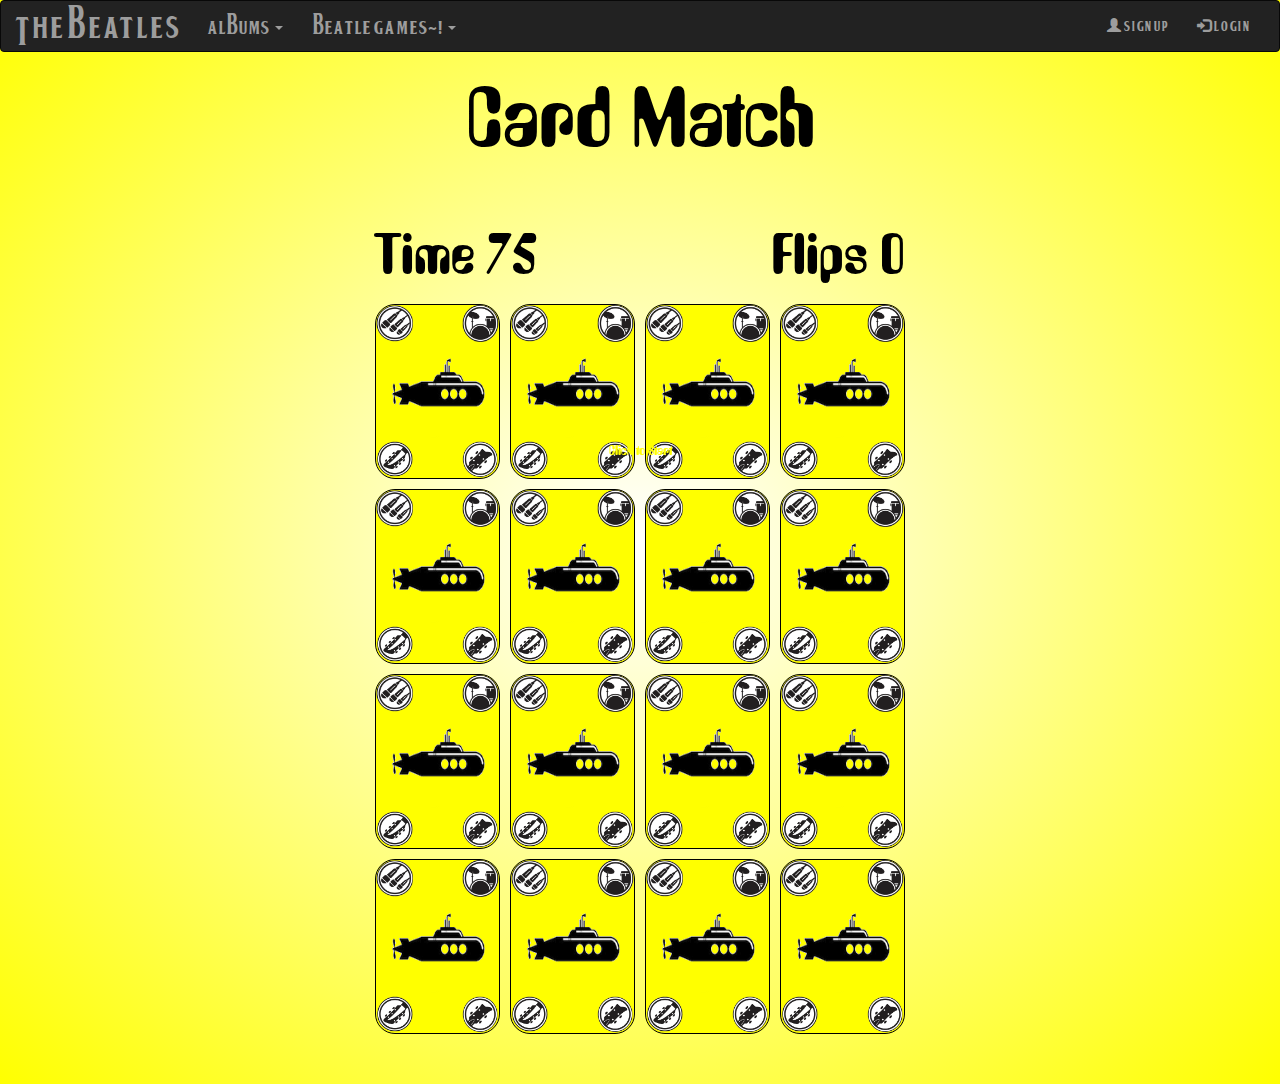
<file: cards/cardMatch.html>
<!DOCTYPE html>
<html lang="en">
<head>
  <meta charset="UTF-8">
  <meta name="viewport" content="width=device-width, initial-scale=1.0">
  <meta http-equiv="X-UA-Compatible" content="ie=edge">
  <link href="styles.css" rel="stylesheet">
  <link rel="stylesheet" href ="https://maxcdn.bootstrapcdn.com/bootstrap/3.4.0/css/bootstrap.min.css">
  <script src="https://ajax.googleapis.com/ajax/libs/jquery/3.4.1/jquery.min.js"></script>
  <script src="https://maxcdn.bootstrapcdn.com/bootstrap/3.4.0/js/bootstrap.min.js"></script>
  <script src="script.js" async></script>
  <title>Card Match</title>
</head>
<body>
  
    <body >
        <nav class="navbar navbar-inverse">
            <div class="container-fluid">
              <div class="navbar-header">
              <button type="button" class="navbar-toggle" data-toggle="collapse" data-target="#myNavbar">
                <span class="icon-bar"></span>
                <span class="icon-bar"></span>
                <span class="icon-bar"></span>
              </button>
              <a class="navbar-brand" href="index.html">The Beatles</a>
              </div>
              <div class="collapse navbar-collapse" id="myNavbar">
              <ul class="nav navbar-nav">
                <li class="dropdown">
                <a class="dropdown-toggle" data-toggle="dropdown" href="#">Albums <span class="caret"></span></a>
                <ul class="dropdown-menu">
                  <li><a href="../yellow.html">Yellow Submarine</a></li>
                  <li><a href="../revolver.html">Revolver</a></li>
                  <li><a href="../magicalMystery.html">Magical Mystery Tour</a></li>
                  <li><a href="../lonelyHearts.html">Lonely Hearts Club Band</a></li>
                  <li><a href = "../rubberSoul.html">Rubber Soul</a></li>
                  <li><a href = "../abbeyRoad.html">Abbey Road</a></li>
            
                </ul>
                </li>
                <li class="dropdown">
                  <a class="dropdown-toggle" data-toggle="dropdown" href="#">Beatle Games~! <span class="caret"></span></a>
                  <ul class="dropdown-menu">
                  <li><a href="../cards/cardMatch">Card Matching Game</a></li>
                  <li><a href="../adventurePage/adventurePage.html">Beatles Text Adventure</a></li>
                  <li><a href="../Soundboard/soundboard.html">Beatles Soundboard</a></li>
                  <li><a href="../Quiz/quiz.html">Beatles Quiz</a></li>
            
                  </ul>
                </li>
                </ul> 
              <ul class="nav navbar-nav navbar-right">
                <li><a href="#"><span class="glyphicon glyphicon-user"></span> Sign Up</a></li>
                <li><a href="loginPage/logIn.html"><span class="glyphicon glyphicon-log-in"></span> Login</a></li>
              </ul>
              </div>
            </div>
            </nav>
  <h1 class="page-title">Card Match</h1>
  <div class="overlay-text visible">
    Click to Start
  </div>
  <div class="overlay-text" id = "game-over-text">
    GAME OVER
    <span class="overlay-text-small">Click to Restart</span>
  </div>
  <div class="overlay-text" id = "victory-text">
    VICTORY
    <span class="overlay-text-small">Click to Restart</span>
  </div>

  <div class="game-container">
    <div class="game-info-container">
      <div class="game-info">
        Time <span id="time-remaining">75</span>
      </div>
      <div class="game-info">
        Flips <span id="flips">0</span>
      </div>
    </div>
    <div class="card">
      <div class="card-back card-face">
        <img class="bandImg bandImg-top-left" src="Assets/Images/corner1.png">
        <img class="bandImg bandImg-top-right" src="Assets/Images/corner2.png">
        <img class="bandImg bandImg-bottom-left" src="Assets/Images/corner3.png">
        <img class="bandImg bandImg-bottom-right" src="Assets/Images/corner4.png">
        <img class="sub" src="Assets/Images/sub_beatle.png">
      </div>
      <div class="card-front card-face">
        <img class="bandImg bandImg-top-left" src="Assets/Images/corner1.png">
        <img class="bandImg bandImg-top-right" src="Assets/Images/corner2.png">
        <img class="bandImg bandImg-bottom-left" src="Assets/Images/corner3.png">
        <img class="bandImg bandImg-bottom-right" src="Assets/Images/corner4.png">
        <img class="card-value" src="Assets/Images/george3_beatle.png">
      </div>
    </div>
    <div class="card">
      <div class="card-back card-face">
        <img class="bandImg bandImg-top-left" src="Assets/Images/corner1.png">
        <img class="bandImg bandImg-top-right" src="Assets/Images/corner2.png">
        <img class="bandImg bandImg-bottom-left" src="Assets/Images/corner3.png">
        <img class="bandImg bandImg-bottom-right" src="Assets/Images/corner4.png">
        <img class="sub" src="Assets/Images/sub_beatle.png">
      </div>
      <div class="card-front card-face">
        <img class="bandImg bandImg-top-left" src="Assets/Images/corner1.png">
        <img class="bandImg bandImg-top-right" src="Assets/Images/corner2.png">
        <img class="bandImg bandImg-bottom-left" src="Assets/Images/corner3.png">
        <img class="bandImg bandImg-bottom-right" src="Assets/Images/corner4.png">
        <img class="card-value" src="Assets/Images/george3_beatle.png">
      </div>
    </div>
    <div class="card">
      <div class="card-back card-face">
        <img class="bandImg bandImg-top-left" src="Assets/Images/corner1.png">
        <img class="bandImg bandImg-top-right" src="Assets/Images/corner2.png">
        <img class="bandImg bandImg-bottom-left" src="Assets/Images/corner3.png">
        <img class="bandImg bandImg-bottom-right" src="Assets/Images/corner4.png">
        <img class="sub" src="Assets/Images/sub_beatle.png">
      </div>
      <div class="card-front card-face">
        <img class="bandImg bandImg-top-left" src="Assets/Images/corner1.png">
        <img class="bandImg bandImg-top-right" src="Assets/Images/corner2.png">
        <img class="bandImg bandImg-bottom-left" src="Assets/Images/corner3.png">
        <img class="bandImg bandImg-bottom-right" src="Assets/Images/corner4.png">
        <img class="card-value" src="Assets/Images/paul2_beatle.png">
      </div>
    </div>
    <div class="card">
      <div class="card-back card-face">
        <img class="bandImg bandImg-top-left" src="Assets/Images/corner1.png">
        <img class="bandImg bandImg-top-right" src="Assets/Images/corner2.png">
        <img class="bandImg bandImg-bottom-left" src="Assets/Images/corner3.png">
        <img class="bandImg bandImg-bottom-right" src="Assets/Images/corner4.png">
        <img class="sub" src="Assets/Images/sub_beatle.png">
      </div>
      <div class="card-front card-face">
        <img class="bandImg bandImg-top-left" src="Assets/Images/corner1.png">
        <img class="bandImg bandImg-top-right" src="Assets/Images/corner2.png">
        <img class="bandImg bandImg-bottom-left" src="Assets/Images/corner3.png">
        <img class="bandImg bandImg-bottom-right" src="Assets/Images/corner4.png">
        <img class="card-value" src="Assets/Images/paul2_beatle.png">
      </div>
    </div>
    <div class="card">
      <div class="card-back card-face">
        <img class="bandImg bandImg-top-left" src="Assets/Images/corner1.png">
        <img class="bandImg bandImg-top-right" src="Assets/Images/corner2.png">
        <img class="bandImg bandImg-bottom-left" src="Assets/Images/corner3.png">
        <img class="bandImg bandImg-bottom-right" src="Assets/Images/corner4.png">
        <img class="sub" src="Assets/Images/sub_beatle.png">
      </div>
      <div class="card-front card-face">
        <img class="bandImg bandImg-top-left" src="Assets/Images/corner1.png">
        <img class="bandImg bandImg-top-right" src="Assets/Images/corner2.png">
        <img class="bandImg bandImg-bottom-left" src="Assets/Images/corner3.png">
        <img class="bandImg bandImg-bottom-right" src="Assets/Images/corner4.png">
        <img class="card-value" src="Assets/Images/george4_beatle.png">
      </div>
    </div>
    <div class="card">
      <div class="card-back card-face">
        <img class="bandImg bandImg-top-left" src="Assets/Images/corner1.png">
        <img class="bandImg bandImg-top-right" src="Assets/Images/corner2.png">
        <img class="bandImg bandImg-bottom-left" src="Assets/Images/corner3.png">
        <img class="bandImg bandImg-bottom-right" src="Assets/Images/corner4.png">
        <img class="sub" src="Assets/Images/sub_beatle.png">
      </div>
      <div class="card-front card-face">
        <img class="bandImg bandImg-top-left" src="Assets/Images/corner1.png">
        <img class="bandImg bandImg-top-right" src="Assets/Images/corner2.png">
        <img class="bandImg bandImg-bottom-left" src="Assets/Images/corner3.png">
        <img class="bandImg bandImg-bottom-right" src="Assets/Images/corner4.png">
        <img class="card-value" src="Assets/Images/george4_beatle.png">
      </div>
    </div>
    <div class="card">
      <div class="card-back card-face">
        <img class="bandImg bandImg-top-left" src="Assets/Images/corner1.png">
        <img class="bandImg bandImg-top-right" src="Assets/Images/corner2.png">
        <img class="bandImg bandImg-bottom-left" src="Assets/Images/corner3.png">
        <img class="bandImg bandImg-bottom-right" src="Assets/Images/corner4.png">
        <img class="sub" src="Assets/Images/sub_beatle.png">
      </div>
      <div class="card-front card-face">
        <img class="bandImg bandImg-top-left" src="Assets/Images/corner1.png">
        <img class="bandImg bandImg-top-right" src="Assets/Images/corner2.png">
        <img class="bandImg bandImg-bottom-left" src="Assets/Images/corner3.png">
        <img class="bandImg bandImg-bottom-right" src="Assets/Images/corner4.png">
        <img class="card-value" src="Assets/Images/john2_beatle.png">
      </div>
    </div>
    <div class="card">
      <div class="card-back card-face">
        <img class="bandImg bandImg-top-left" src="Assets/Images/corner1.png">
        <img class="bandImg bandImg-top-right" src="Assets/Images/corner2.png">
        <img class="bandImg bandImg-bottom-left" src="Assets/Images/corner3.png">
        <img class="bandImg bandImg-bottom-right" src="Assets/Images/corner4.png">
        <img class="sub" src="Assets/Images/sub_beatle.png">
      </div>
      <div class="card-front card-face">
        <img class="bandImg bandImg-top-left" src="Assets/Images/corner1.png">
        <img class="bandImg bandImg-top-right" src="Assets/Images/corner2.png">
        <img class="bandImg bandImg-bottom-left" src="Assets/Images/corner3.png">
        <img class="bandImg bandImg-bottom-right" src="Assets/Images/corner4.png">
        <img class="card-value" src="Assets/Images/john2_beatle.png">
      </div>
    </div>
    <div class="card">
      <div class="card-back card-face">
        <img class="bandImg bandImg-top-left" src="Assets/Images/corner1.png">
        <img class="bandImg bandImg-top-right" src="Assets/Images/corner2.png">
        <img class="bandImg bandImg-bottom-left" src="Assets/Images/corner3.png">
        <img class="bandImg bandImg-bottom-right" src="Assets/Images/corner4.png">
        <img class="sub" src="Assets/Images/sub_beatle.png">
      </div>
      <div class="card-front card-face">
        <img class="bandImg bandImg-top-left" src="Assets/Images/corner1.png">
        <img class="bandImg bandImg-top-right" src="Assets/Images/corner2.png">
        <img class="bandImg bandImg-bottom-left" src="Assets/Images/corner3.png">
        <img class="bandImg bandImg-bottom-right" src="Assets/Images/corner4.png">
        <img class="card-value" src="Assets/Images/paul_beatle.png">
      </div>
    </div>
    <div class="card">
      <div class="card-back card-face">
        <img class="bandImg bandImg-top-left" src="Assets/Images/corner1.png">
        <img class="bandImg bandImg-top-right" src="Assets/Images/corner2.png">
        <img class="bandImg bandImg-bottom-left" src="Assets/Images/corner3.png">
        <img class="bandImg bandImg-bottom-right" src="Assets/Images/corner4.png">
        <img class="sub" src="Assets/Images/sub_beatle.png">
      </div>
      <div class="card-front card-face">
        <img class="bandImg bandImg-top-left" src="Assets/Images/corner1.png">
        <img class="bandImg bandImg-top-right" src="Assets/Images/corner2.png">
        <img class="bandImg bandImg-bottom-left" src="Assets/Images/corner3.png">
        <img class="bandImg bandImg-bottom-right" src="Assets/Images/corner4.png">
        <img class="card-value" src="Assets/Images/paul_beatle.png">
      </div>
    </div>
    <div class="card">
      <div class="card-back card-face">
        <img class="bandImg bandImg-top-left" src="Assets/Images/corner1.png">
        <img class="bandImg bandImg-top-right" src="Assets/Images/corner2.png">
        <img class="bandImg bandImg-bottom-left" src="Assets/Images/corner3.png">
        <img class="bandImg bandImg-bottom-right" src="Assets/Images/corner4.png">
        <img class="sub" src="Assets/Images/sub_beatle.png">
      </div>
      <div class="card-front card-face">
        <img class="bandImg bandImg-top-left" src="Assets/Images/corner1.png">
        <img class="bandImg bandImg-top-right" src="Assets/Images/corner2.png">
        <img class="bandImg bandImg-bottom-left" src="Assets/Images/corner3.png">
        <img class="bandImg bandImg-bottom-right" src="Assets/Images/corner4.png">
        <img class="card-value" src="Assets/Images/george_beatle.png">
      </div>
    </div>
    <div class="card">
      <div class="card-back card-face">
        <img class="bandImg bandImg-top-left" src="Assets/Images/corner1.png">
        <img class="bandImg bandImg-top-right" src="Assets/Images/corner2.png">
        <img class="bandImg bandImg-bottom-left" src="Assets/Images/corner3.png">
        <img class="bandImg bandImg-bottom-right" src="Assets/Images/corner4.png">
        <img class="sub" src="Assets/Images/sub_beatle.png">
      </div>
      <div class="card-front card-face">
        <img class="bandImg bandImg-top-left" src="Assets/Images/corner1.png">
        <img class="bandImg bandImg-top-right" src="Assets/Images/corner2.png">
        <img class="bandImg bandImg-bottom-left" src="Assets/Images/corner3.png">
        <img class="bandImg bandImg-bottom-right" src="Assets/Images/corner4.png">
        <img class="card-value" src="Assets/Images/george_beatle.png">
      </div>
    </div>
    <div class="card">
      <div class="card-back card-face">
        <img class="bandImg bandImg-top-left" src="Assets/Images/corner1.png">
        <img class="bandImg bandImg-top-right" src="Assets/Images/corner2.png">
        <img class="bandImg bandImg-bottom-left" src="Assets/Images/corner3.png">
        <img class="bandImg bandImg-bottom-right" src="Assets/Images/corner4.png">
        <img class="sub" src="Assets/Images/sub_beatle.png">
      </div>
      <div class="card-front card-face">
        <img class="bandImg bandImg-top-left" src="Assets/Images/corner1.png">
        <img class="bandImg bandImg-top-right" src="Assets/Images/corner2.png">
        <img class="bandImg bandImg-bottom-left" src="Assets/Images/corner3.png">
        <img class="bandImg bandImg-bottom-right" src="Assets/Images/corner4.png">
        <img class="card-value" src="Assets/Images/john_beatle.png">
      </div>
    </div>
    <div class="card">
      <div class="card-back card-face">
        <img class="bandImg bandImg-top-left" src="Assets/Images/corner1.png">
        <img class="bandImg bandImg-top-right" src="Assets/Images/corner2.png">
        <img class="bandImg bandImg-bottom-left" src="Assets/Images/corner3.png">
        <img class="bandImg bandImg-bottom-right" src="Assets/Images/corner4.png">
        <img class="sub" src="Assets/Images/sub_beatle.png">
      </div>
      <div class="card-front card-face">
        <img class="bandImg bandImg-top-left" src="Assets/Images/corner1.png">
        <img class="bandImg bandImg-top-right" src="Assets/Images/corner2.png">
        <img class="bandImg bandImg-bottom-left" src="Assets/Images/corner3.png">
        <img class="bandImg bandImg-bottom-right" src="Assets/Images/corner4.png">
        <img class="card-value" src="Assets/Images/john_beatle.png">
      </div>
    </div>
    <div class="card">
      <div class="card-back card-face">
        <img class="bandImg bandImg-top-left" src="Assets/Images/corner1.png">
        <img class="bandImg bandImg-top-right" src="Assets/Images/corner2.png">
        <img class="bandImg bandImg-bottom-left" src="Assets/Images/corner3.png">
        <img class="bandImg bandImg-bottom-right" src="Assets/Images/corner4.png">
        <img class="sub" src="Assets/Images/sub_beatle.png">
      </div>
      <div class="card-front card-face">
        <img class="bandImg bandImg-top-left" src="Assets/Images/corner1.png">
        <img class="bandImg bandImg-top-right" src="Assets/Images/corner2.png">
        <img class="bandImg bandImg-bottom-left" src="Assets/Images/corner3.png">
        <img class="bandImg bandImg-bottom-right" src="Assets/Images/corner4.png">
        <img class="card-value" src="Assets/Images/paul3_beatle.png">
      </div>
    </div>
    <div class="card">
      <div class="card-back card-face">
        <img class="bandImg bandImg-top-left" src="Assets/Images/corner1.png">
        <img class="bandImg bandImg-top-right" src="Assets/Images/corner2.png">
        <img class="bandImg bandImg-bottom-left" src="Assets/Images/corner3.png">
        <img class="bandImg bandImg-bottom-right" src="Assets/Images/corner4.png">
        <img class="sub" src="Assets/Images/sub_beatle.png">
      </div>
      <div class="card-front card-face">
        <img class="bandImg bandImg-top-left" src="Assets/Images/corner1.png">
        <img class="bandImg bandImg-top-right" src="Assets/Images/corner2.png">
        <img class="bandImg bandImg-bottom-left" src="Assets/Images/corner3.png">
        <img class="bandImg bandImg-bottom-right" src="Assets/Images/corner4.png">
        <img class="card-value" src="Assets/Images/paul3_beatle.png">
      </div>
    </div>
  </div>

</body>
</html>
</file>
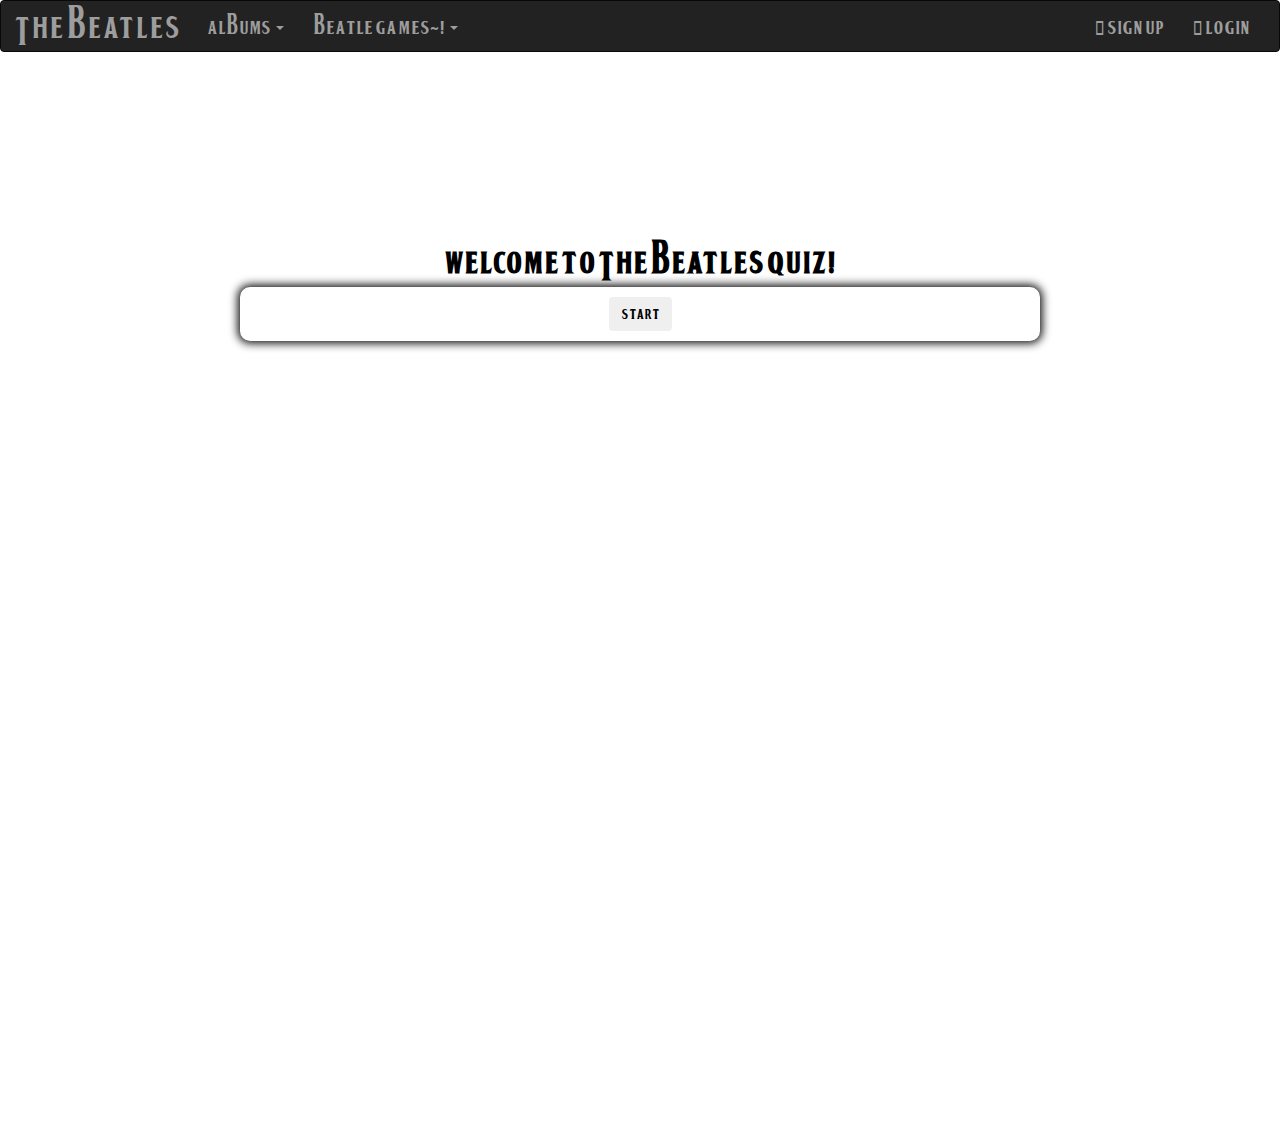
<file: Quiz/quiz.html>
<DOCTYPE html>
  <html>
<head>
    <title> JS quiz </title>
    <link href = "quizStyle.css" rel = "stylesheet">
    <link href = "../BootStyle.css" rel = "stylesheet">
    <link rel="stylesheet" href="https://maxcdn.bootstrapcdn.com/bootstrap/3.4.0/css/bootstrap.min.css">
    <script src="https://ajax.googleapis.com/ajax/libs/jquery/3.4.1/jquery.min.js"></script>
    <script src="https://maxcdn.bootstrapcdn.com/bootstrap/3.4.0/js/bootstrap.min.js"></script>
</head>
<body>

      <nav class="navbar navbar-inverse">
          <div class="container-fluid">
            <div class="navbar-header">
            <button type="button" class="navbar-toggle" data-toggle="collapse" data-target="#myNavbar">
              <span class="icon-bar"></span>
              <span class="icon-bar"></span>
              <span class="icon-bar"></span>
            </button>
            <a class="navbar-brand" href="index.html">The Beatles</a>
            </div>
            <div class="collapse navbar-collapse" id="myNavbar">
            <ul class="nav navbar-nav">
              <li class="dropdown">
              <a class="dropdown-toggle" data-toggle="dropdown" href="#">Albums <span class="caret"></span></a>
              <ul class="dropdown-menu">
                <li><a href="../yellow.html">Yellow Submarine</a></li>
                <li><a href="../revolver.html">Revolver</a></li>
                <li><a href="../magicalMystery.html">Magical Mystery Tour</a></li>
                <li><a href="../lonelyHearts.html">Lonely Hearts Club Band</a></li>
                <li><a href = "../rubberSoul.html">Rubber Soul</a></li>
                <li><a href = "../abbeyRoad.html">Abbey Road</a></li>
          
              </ul>
              </li>
              <li class="dropdown">
                <a class="dropdown-toggle" data-toggle="dropdown" href="#">Beatle Games~! <span class="caret"></span></a>
                <ul class="dropdown-menu">
                <li><a href="../cards/cardMatch.html">Card Matching Game</a></li>
                <li><a href="../adventurePage/adventurePage.html">Beatles Text Adventure</a></li>
                <li><a href="../Soundboard/soundboard.html">Beatles Soundboard</a></li>
                <li><a href="../Quiz/quiz.html">Beatles Quiz</a></li>
          
                </ul>
              </li>
              </ul> 
            <ul class="nav navbar-nav navbar-right">
              <li><a href="#"><span class="glyphicon glyphicon-user"></span> Sign Up</a></li>
              <li><a href="../loginPage/logIn.html"><span class="glyphicon glyphicon-log-in"></span> Login</a></li>
            </ul>
            </div>
          </div>
          </nav>
          <div id = "body">

  <div id = "hide-img" class = "">
    <h2 id = "title" class = ""><strong> Welcome to The Beatles Quiz! <strong> </h2>
     <h4 id = "checkmeout" class = "hide">  </h4>
    <div id = "score" class = "score hide">
            <p>Right: 0 </p>
            <p>Wrong: 0 </p>
    </div>
    <div class = "qcontainer">
        <div id = "question-container" class = 'hide'>
        <div id = "question"> Question </div>
        <div id = "answer-buttons" class = "btn-grid">
          <button class = "btn ans"> Answer 1 </button>
          <button class = "btn ans"> Answer 2 </button>
          <button class = "btn ans"> Answer 3 </button>
          <button class = "btn ans"> Answer 4 </button>
          </div>
        </div>
        <div class = "controls">
          <button id = "start-btn" class = "start-btn btn"> Start </button>
          <button id = 'next-btn' class = "next-btn btn hide"> Next </button>
        </div>
    </div>
    <br>
    <div id = 'textUpdate' class ="h"><p> </p> </div></div>
    </div>
</body>
<script src = "quizScript.js"> </script>
  </html>
</file>
<file: cards/styles.css>
@font-face {
    font-family: beatles;
    src: url("Assets/Fonts/beatles.TTF")
}
@font-face {
  font-family: bootles;
  src: url(../BOOTLE.TTF)
}
* {
  box-sizing: border-box;
}

html {
  min-height: 100vh;
  cursor: url(Assets/Cursors/yellow.cur), auto;
  font-family: beatles;
}

body {
  margin: 0;
  background: radial-gradient(white, yellow);
}
.navbar{
  font-family: bootles;
  min-width: 100%;
}
a.navbar-brand {
  font-size: 30px;
  align-items :center;
}
a.dropdown-toggle {
  font-size: 18.6px;
}


.page-title {
  color: black;
  font-weight: normal;
  text-align: center;
  font-size: 6em;
  font-family: beatles;
}

.game-info-container {
  grid-column: 1 / -1;
  display: flex;
  justify-content: space-between;
}

.game-info {
  color: black;
  font-size: 4em;
  font-family: beatles;
}

.game-container {
  margin: 50px auto;
  display: grid;
  grid-template-columns: repeat(4, auto);
  grid-gap: 10px;
  justify-content: center;
  perspective: 500px;
}

.card {
  position: relative;
  height: 175px;
  width: 125px;
}

.card-face {
  position: absolute;
  display: flex;
  justify-content: center;
  align-items: center;
  width: 100%;
  height: 100%;
  border-radius: 20px;
  border-width: 1px;
  border-style: solid;
  overflow: hidden;
  transition: transform 500ms ease-in-out;
  backface-visibility: hidden;
}

.card.visible .card-back {
  transform: rotateY(-180deg); 
}

.card.visible .card-front {
  transform: rotateY(0); 
}

.card.matched .card-front .card-value {
  animation: dance 1s linear infinite 500ms;
}

.card-back {
  background-color: yellow;
  border-color: black;
  transform: rotateY(0); 
}

.bandImg {
  position: absolute;
  transition: width 100ms ease-in-out, height 100ms ease-in-out;
  width: 37px;
  height: 37px;
}

.card-face:hover .bandImg {
  width: 45px;
  height: 45px;
}

.bandImg-top-left {
  transform: rotate(270deg);
  top: 0;
  left: 0;
}

.bandImg-top-right {
  top: 0;
  right: 0;
}

.bandImg-bottom-left {
  transform: rotate(180deg);
  bottom: 0;
  left: 0;
}

.bandImg-bottom-right {
  transform: rotate(90deg);
  bottom: 0;
  right: 0;
}

.sub {
  width: 130px;
  height: 100px;
  margin-top: 40%;
  margin-right: 5%;
  align-self: flex-start;
  transition: transform 100ms ease-in-out;
  transform: translateY(-10px);
}

.card-back:hover .sub {
  transform: translateY(0);
}

.card-value {
  width: 100px;
  height: 125px;
  position: relative;
  transition: transform 100ms ease-in-out;
  transform: scale(.9);
}

.card-front:hover .card-value {
  transform: scale(1);
}

.card-front {
  background-color: yellowgreen;
  border-color: black;
  transform: rotateY(180deg);
}

.overlay-text {
  top: 0;
  left: 0;
  right: 0;
  bottom: 0;
  z-index: 100;
  display: none;
  position: fixed;
  justify-content: center;
  align-items: center;
  flex-direction: column;
  color: yellow;
  font-family: beatles;
  transition: background-color 500ms, font-size 500ms;
}

.overlay-text-small {
  font-size: .3em;
}

.overlay-text.visible {
  display: flex;
  animation: overlay-grow 500ms forwards;
}

@keyframes dance {
  0%, 100% {
    transform: rotate(0)
  }
  25% {
    transform: rotate(-30deg)
  }
  75% {
    transform: rotate(30deg)
  }
}

@keyframes overlay-grow {
  from {
    background-color: rgba(0, 0, 0, 0);
    font-size: 0;
  }
  to {
    background-color: rgba(0, 0, 0, .8);
    font-size: 10em;
  }
}

@media (max-width: 600px) {
  .game-container {
    grid-template-columns: repeat(2, auto)
  }

  .game-info-container {
    flex-direction: column;
    align-items: center;
  }
}
</file>
<file: Quiz/quizStyle.css>
/* add custom beatles fontface */
@font-face {
  font-family: beatles;
  src: url(../BOOTLE.TTF)
}
/*  ::before and ::after insert something before/after
 content of selected element which in our selector is all (*) elements */
*, *::before , *::after {
  box-sizing: border-box;
  font-family: beatles;
}

/* root is similar to HTML tag */
:root {
  --hue-neutral: 200;
  --hue-wrong: 0;
  --hue-correct: 145;
}

#body {
  --hue: var(--hue-neutral); /* var inserts custom 'hue' property */
  padding: 0;
  margin: 0;
  height: 100vh; /* 100 percent VIEW HEIGHT */
  justify-content: center;
  align-items: center;
  color: black;
  text-align: center;
  background-size: 100% 100%;
  font-size: 45px;
}
h2 {
  margin-bottom: 50px;
  font-size: 45px;
  color: black

}
h4 {
  font-size: 19px;
}

.hide-image {
  background-size: 0% 20%;
}
.score {
  display: grid;
  grid-template-columns: repeat(2, 1fr);
  font-size: 1.2rem;
  color: white;
  background-color: black;
  box-shadow: 0 0 10px 2px;
  border-radius: 10px;
  margin-bottom: 10px;

}

body.correct {
  background-color: green;
 }

body.wrong {
  background-color: red;
}


.qcontainer {
  width: 800px;
  background-color: white;
  border-radius: 10px;
  padding: 10px;
  box-shadow: 0 0 10px 2px;
  margin-left: auto;
  margin-right: auto;


}
.navbar {
  position: relative;
  margin-bottom: 0px;
  font-family: bootle;
  top: 0px;
  left: 0px;
  width: 100%;
}
.navbar-brand {
  font-size: 30px;
  align-items :center;
}

.top-nav {
  background-color: #671100;
}

.top-nav a {
  color: #d3e316;
}

h1.headingStatement {
  font-family: Monospace;
  font-size: 2em;
}


/* bootstrap override */

a.btn-primary:hover {
  text-decoration: none;
}

.navbar-nav li a:hover {
    background-color: #FF0000;
    border-radius: 10px;
}
.navbar-toggle .icon-bar {
  display: block;
  width: 22px;
  height: 2px;
  background-color: #cccccc;
  border-radius: 1px;
}

.btn-grid {
  display: grid;
  grid-template-columns: repeat(2, auto); /* 2 cols per row with a width of auto */
  gap: 10px;
  margin:20px 0;
}

.btn {
  border: 2px solid hsl(var(--hue), 100% , 30%);
  border-radius: 10px;
  padding: 5px 10px;
  outline: none;
  font-size: 20px;
}

.ans:hover {
  background-color: black;
  color:white;
  font-size: 30px;
}


.btn.correct {
background-color: green;
}

.btn.wrong {
  background-color: red;
}
.start-btn , .next-btn {
  font-size: 2.5rem;
  font-weight: bold;
  padding: 10px 20px;
}
.controls {
  display: flex;
  justify-content: center;
  align-items: center;
}
.hide {
  display: none;
}

.navbar-brand{
  font-size: 30px;
}
#title {
  margin-top: 15%;
}
</file>
<file: BootStyle.css>
@font-face {
  font-family: bootle;
  src: url(BOOTLE.TTF);
}

html body {
background-repeat: no-repeat;
background-size: 100% 100%;
width: 100%;
min-height: 100vh;
padding: 0;
font-family: Monospace;
font-size: 14pt;
}
 
 
blockquote {
  font-family: Arial;
  background-color: #F8EFBE;
  border-left-color: #F4B514;
}

#contactme {
  background-color: black;
  color: white;
  height: 180px;
}


.navbar {
  position: relative;
  margin-bottom: 0px;
  font-family: bootle;
  top: 0px;
  left: 0px;
  width: 100%;
}
a.navbar-brand {
  font-size: 30px;
  align-items :center;
}

.top-nav {
  background-color: #671100;
}

.top-nav a {
  color: #d3e316;
}

h1.headingStatement {
  font-family: Monospace;
  font-size: 2em;
}


/* bootstrap override */

a.btn-primary:hover {
  text-decoration: none;
}

.navbar-nav li a:hover {
    background-color: #FF0000;
    border-radius: 10px;
}
.navbar-toggle .icon-bar {
  display: block;
  width: 22px;
  height: 2px;
  background-color: #cccccc;
  border-radius: 1px;
}


.header{
  padding: 0px;
  background-color: black;
  color: white;
  text-align: center;
  font-family: bootle;
  font-size: 16px;
}

h1{
  margin: 0;
  padding: 0;
}

#abbeyColor{ background-color:#5A95BE; }
#abbeyTHead{ background-color: #5C764F; }
#abbeyTable{ background-color: 	#495255; }
#rubberColor { background-color: #49785E; }
#abbeyColor{ background-color:#5A95BE; }
#revolverColor { background-color: #010101; }
#magicColor { background-color: #A92E61; }
#yellowColor { background-color: #FDE600; }
#pepperColor { background-color: #1B78BE; }

.album-body {
  text-align: left;
  margin-left: 20%;
  margin-right: 20%;
  margin-top: 50px;
  background-color: black;
}
.album-title {
  text-align: center;
  padding: 20px;
  margin: 0px 0px;
  font-weight: bolder;
  font-size: 17px;
  font-style: italic;
  margin-left: 30%;
  color: black;
  opacity: 1;
}



.table {
  width: 60%;
  margin-left: 20%;
  margin-right: 20%;
  background-color: white;
  border: 2px solid black;
}

.card{
  background-color: white;
  text-align: center;
  width: 80%;
  margin-left: 10%;
  margin-right: 10%;
  padding: 10px;
  margin-top:30px;
  opacity: .96;
}
.card-title {
  font-family: cursive;
  font-size: 25px;}

.card-header {
  font-family: bootle;
  font-size: 40px;
}


#abbeyTHead{ background-color: #5C764F; }
#rubberTHead { background-color: #533B17; }
#revolverTHead
{
  background-color: #9B9B9B;
  color:black;
}
#magicTHead { background-color: 	#FCC023; }
#yellowTHead { background-color:#CE1510; }
#pepperTHead { background-color:#E64330; }


.table-default{
  margin: 15px;
  margin-right: auto;
  margin-left: auto;
  opacity: .95;
  min-width: 70%;
}
#abbeyTable{ background-color: 	#495255; }
#yellowTable{ background-color: 	#36ADE5; }
#rubberTable{ background-color: #C95701; }
#revolverTable
{ 
  background-color: #A6A6A6;
  color:black;
}
#magicTable{ background-color: #769132; }
#pepperTable{ background-color: #E75D85; }

tr:hover{
  color: 	#5A95BE;
}
blockquote{
  background-color:#5A95BE;
  border-left-color: #5A95BE;
}
thead{
  background-color: #5C764F;
}
blockquote .small, blockquote footer, blockquote small {
  color: black;
  font-weight: bolder;
}


#lonelyHeart {
  background-image: url("Images/peppers.jpg");
}
#rubberSoul {
  background-image: url("Images/rubberSoulBack.jpg");
}
#revolver {
  background-image: url("Images/revolver.jpg");
}
#magic {
  background-image: url("Images/magicBus.jpg");
}
#yellowSub {
  background-image: url("Images/yellowBanner.jpg");
}
#abbey {
  background-image: url("Images/abbey.jpg");
}
</file>
